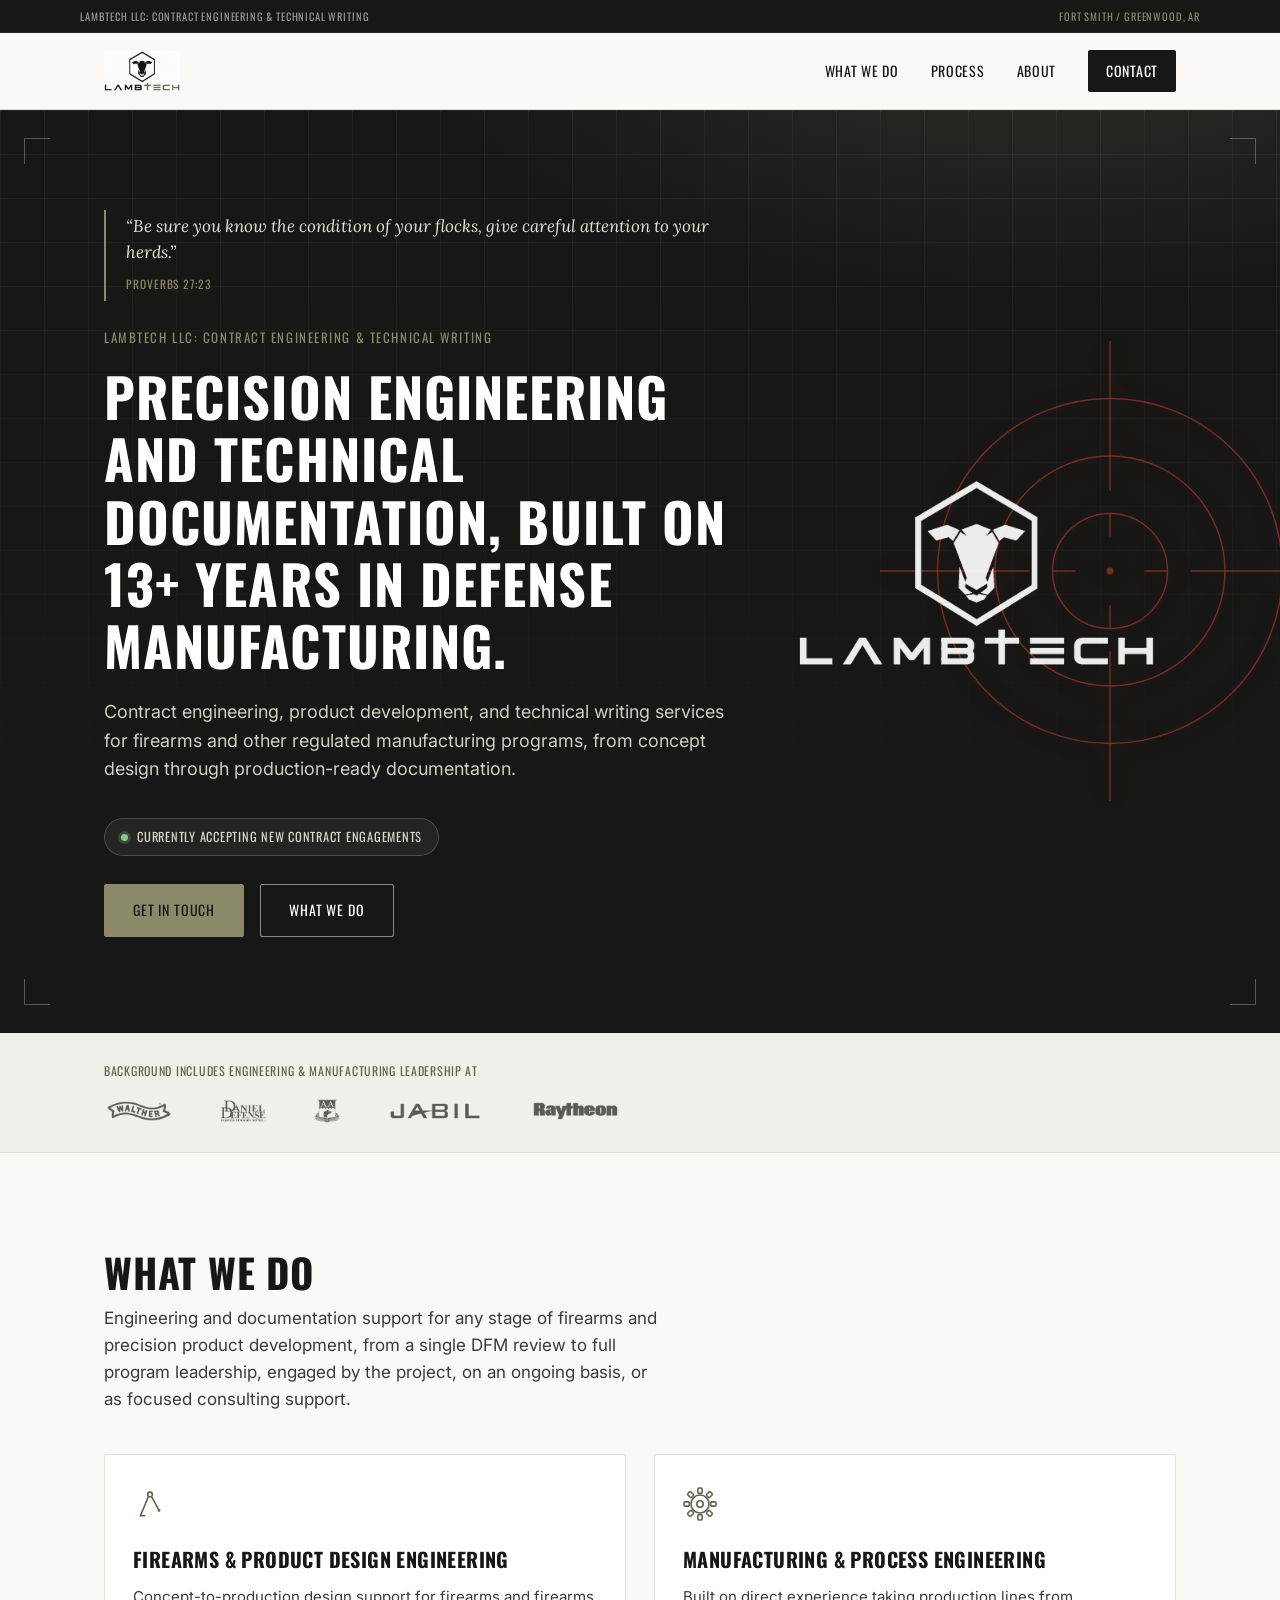
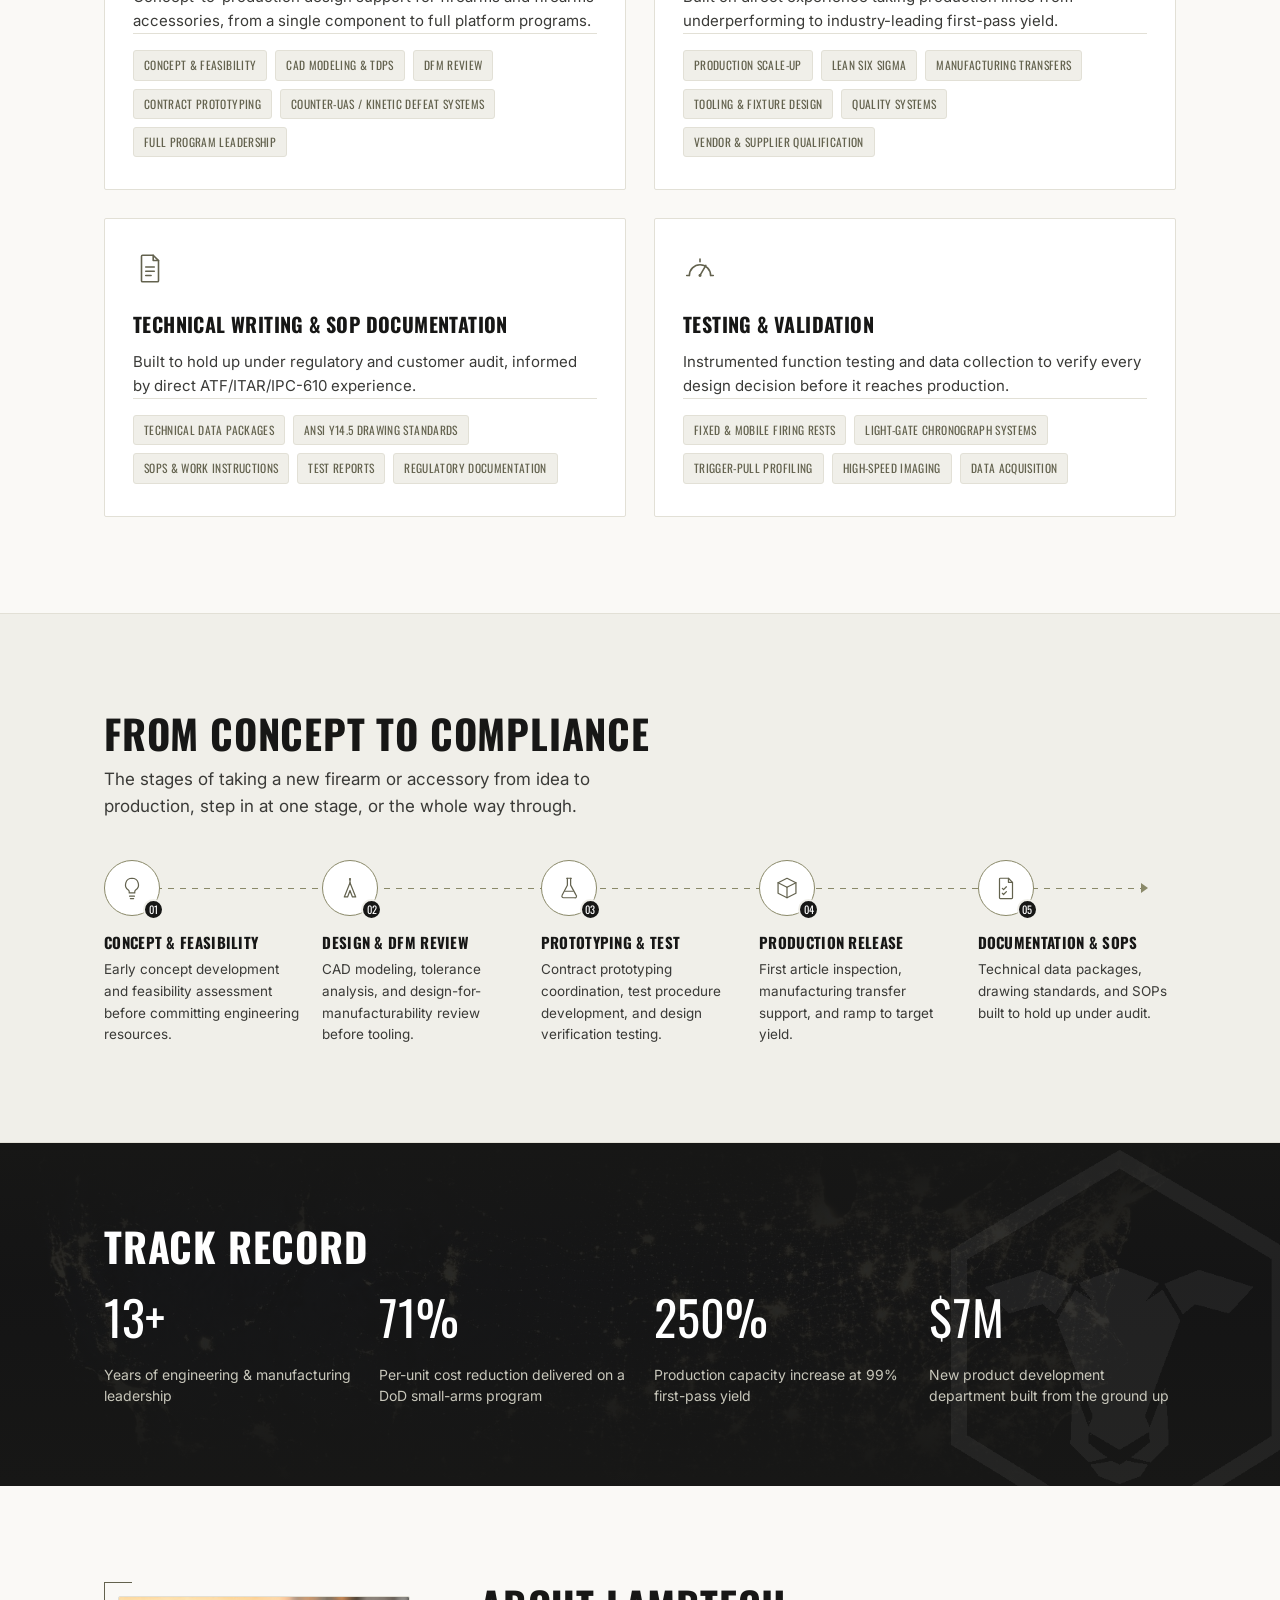
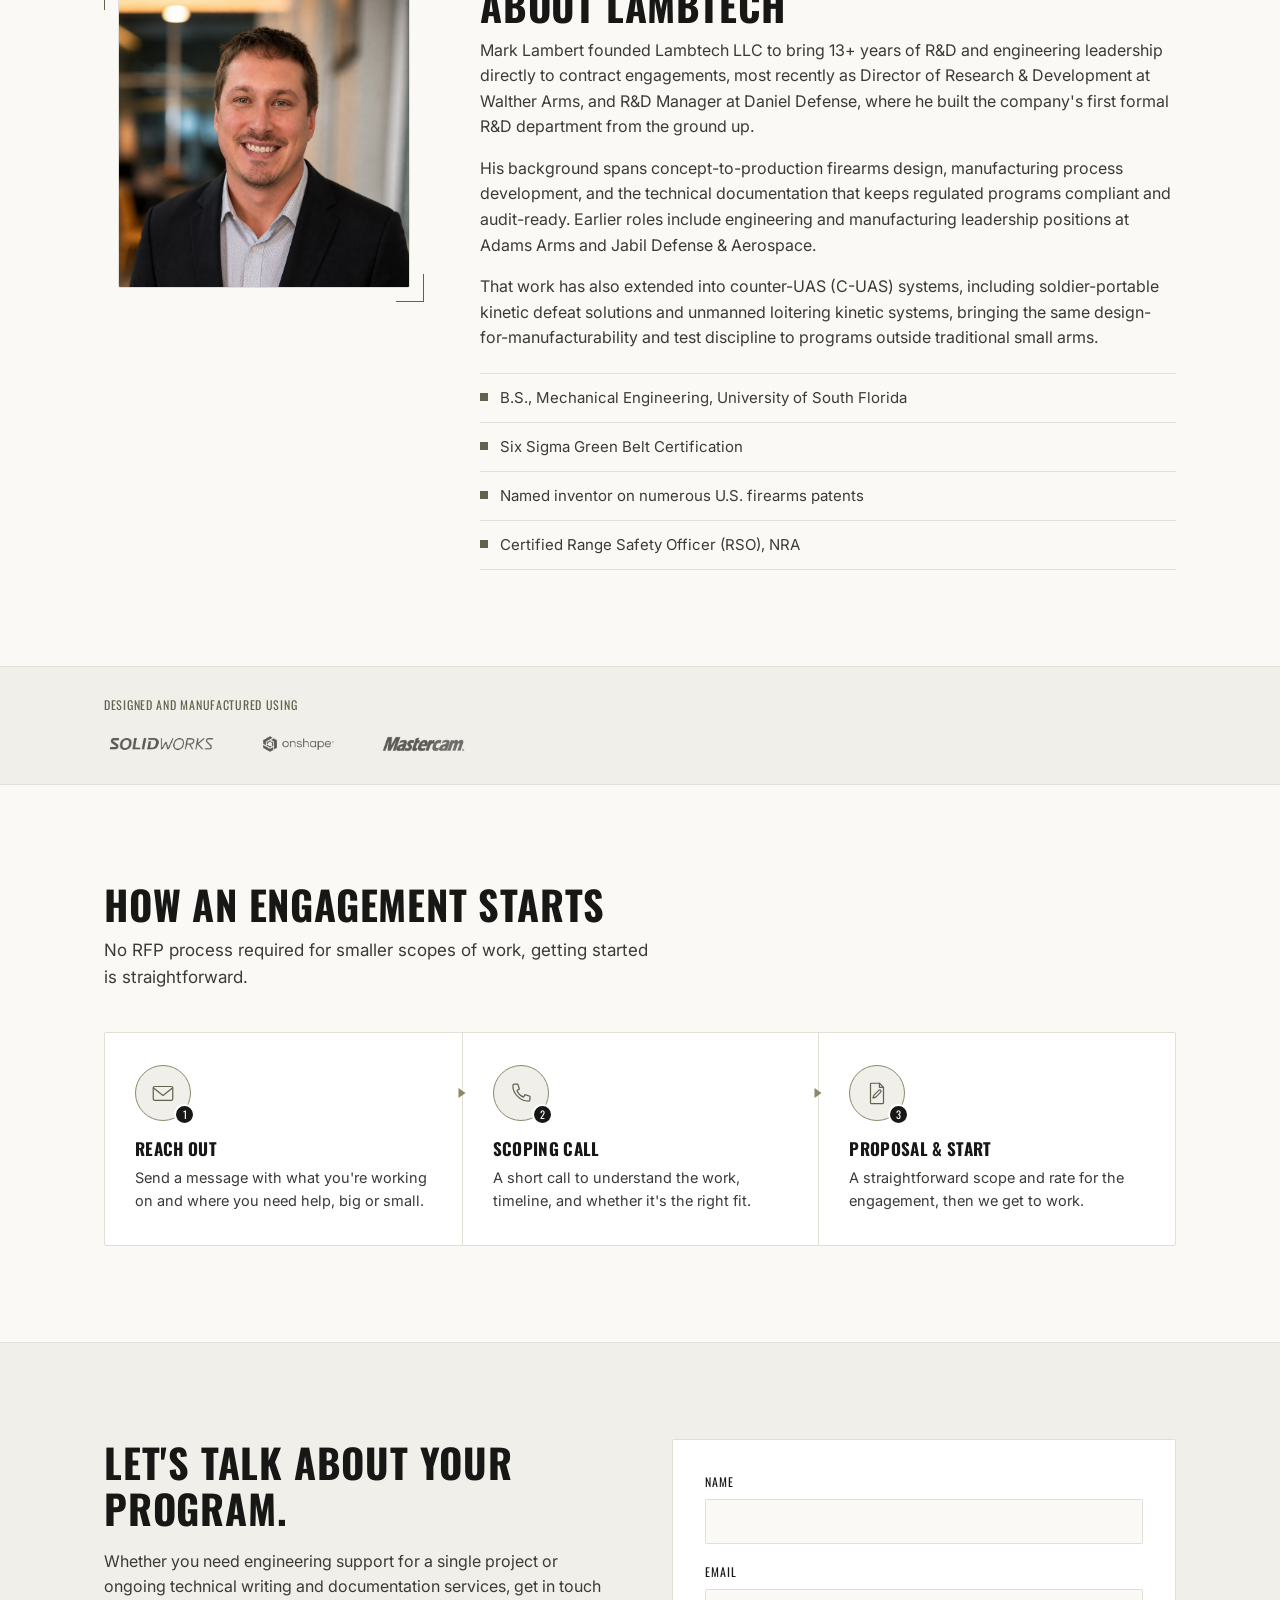
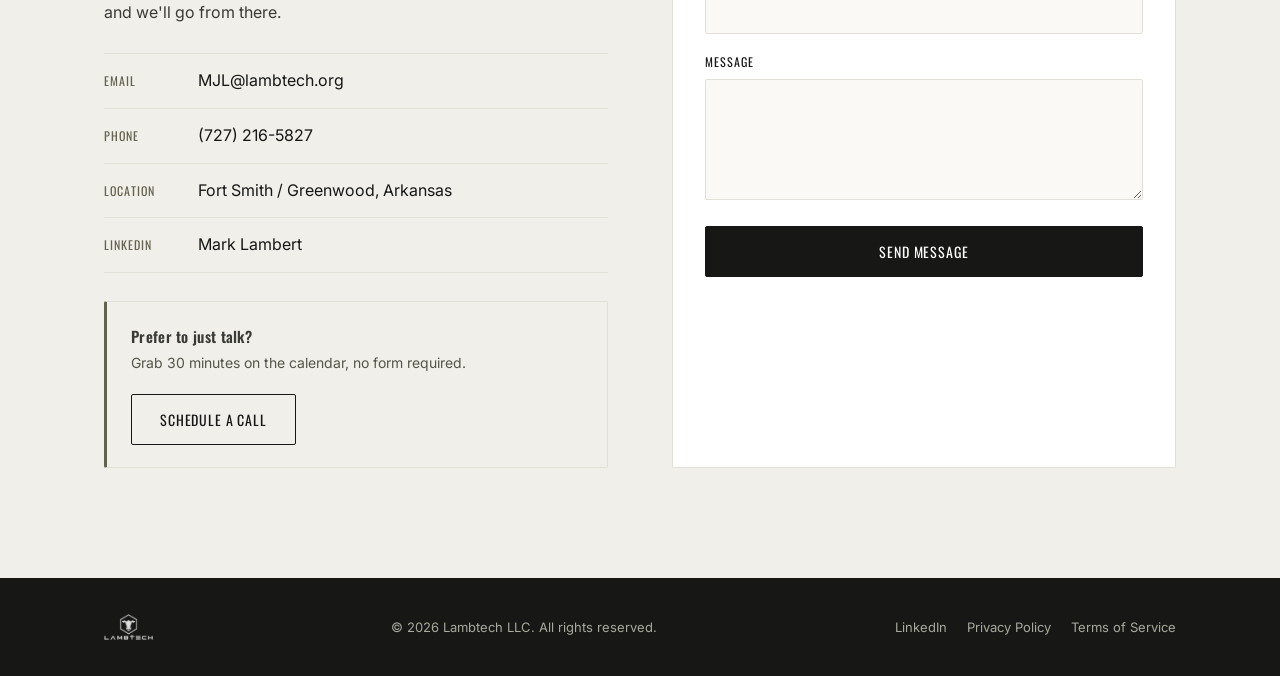
<file: index.html>
<!DOCTYPE html>
<html lang="en">
<head>
<meta charset="UTF-8">
<meta name="viewport" content="width=device-width, initial-scale=1.0">
<title>Lambtech LLC | Firearms Engineering &amp; Technical Documentation</title>
<meta name="description" content="Lambtech LLC provides contract engineering, product development, and technical writing services for firearms and other regulated manufacturing programs.">

<meta property="og:type" content="website">
<meta property="og:site_name" content="Lambtech LLC">
<meta property="og:title" content="Lambtech LLC | Firearms Engineering &amp; Technical Documentation">
<meta property="og:description" content="Contract engineering, product development, and technical writing services for firearms and other regulated manufacturing programs, from concept design through production-ready documentation.">
<meta property="og:url" content="https://lambtech.org/">
<meta property="og:image" content="https://lambtech.org/assets/img/og-image.jpg">
<meta property="og:image:width" content="1200">
<meta property="og:image:height" content="630">
<meta name="twitter:card" content="summary_large_image">
<meta name="twitter:title" content="Lambtech LLC | Firearms Engineering &amp; Technical Documentation">
<meta name="twitter:description" content="Contract engineering, product development, and technical writing services for firearms and other regulated manufacturing programs.">
<meta name="twitter:image" content="https://lambtech.org/assets/img/og-image.jpg">

<link rel="icon" type="image/png" sizes="32x32" href="assets/img/favicon-32.png">
<link rel="icon" type="image/png" sizes="192x192" href="assets/img/favicon-192.png">
<link rel="apple-touch-icon" href="assets/img/apple-touch-icon.png">

<link rel="preconnect" href="https://fonts.googleapis.com">
<link rel="preconnect" href="https://fonts.gstatic.com" crossorigin>
<link href="https://fonts.googleapis.com/css2?family=Oswald:wght@500;600;700&family=Inter:wght@400;500;600;700&family=Lora:ital,wght@1,500&display=swap" rel="stylesheet">

<link rel="stylesheet" href="assets/css/style.css">
<link href="https://assets.calendly.com/assets/external/widget.css" rel="stylesheet">
<script src="https://assets.calendly.com/assets/external/widget.js" async></script>
</head>
<body>

<div class="utility-bar">
  <div class="container utility-bar-inner">
    <span>LAMBTECH LLC: CONTRACT ENGINEERING &amp; TECHNICAL WRITING</span>
    <span>FORT SMITH / GREENWOOD, AR</span>
  </div>
</div>

<header class="site-header">
  <div class="container header-inner">
    <a href="#top" class="brand">
      <img src="assets/img/logo.png" alt="Lambtech LLC" class="brand-logo">
    </a>
    <button class="nav-toggle" id="navToggle" aria-label="Toggle menu" aria-expanded="false">
      <span></span><span></span><span></span>
    </button>
    <nav class="site-nav" id="siteNav">
      <a href="#services">What We Do</a>
      <a href="#process">Process</a>
      <a href="#about">About</a>
      <a href="#contact" class="nav-cta">Contact</a>
    </nav>
  </div>
</header>

<main id="top">

  <section class="hero">
    <span class="hero-corner tl" aria-hidden="true"></span>
    <span class="hero-corner tr" aria-hidden="true"></span>
    <span class="hero-corner bl" aria-hidden="true"></span>
    <span class="hero-corner br" aria-hidden="true"></span>
    <svg class="hero-reticle" viewBox="0 0 400 400" aria-hidden="true">
      <circle cx="200" cy="200" r="150" fill="none" stroke="currentColor" stroke-width="1.25"/>
      <circle cx="200" cy="200" r="100" fill="none" stroke="currentColor" stroke-width="1.25"/>
      <circle cx="200" cy="200" r="50" fill="none" stroke="currentColor" stroke-width="1.25"/>
      <circle cx="200" cy="200" r="3" fill="currentColor" stroke="none"/>
      <line x1="200" y1="0" x2="200" y2="130" stroke="currentColor" stroke-width="1.25"/>
      <line x1="200" y1="270" x2="200" y2="400" stroke="currentColor" stroke-width="1.25"/>
      <line x1="0" y1="200" x2="130" y2="200" stroke="currentColor" stroke-width="1.25"/>
      <line x1="270" y1="200" x2="400" y2="200" stroke="currentColor" stroke-width="1.25"/>
      <line x1="150" y1="200" x2="170" y2="200" stroke="currentColor" stroke-width="1.25"/>
      <line x1="230" y1="200" x2="250" y2="200" stroke="currentColor" stroke-width="1.25"/>
      <line x1="200" y1="150" x2="200" y2="170" stroke="currentColor" stroke-width="1.25"/>
      <line x1="200" y1="230" x2="200" y2="250" stroke="currentColor" stroke-width="1.25"/>
    </svg>
    <div class="container hero-inner">
      <div class="hero-text">
        <blockquote class="hero-verse">
          <p>&ldquo;Be sure you know the condition of your flocks, give careful attention to your herds.&rdquo;</p>
          <cite>Proverbs 27:23</cite>
        </blockquote>
        <p class="eyebrow">Lambtech LLC: Contract Engineering &amp; Technical Writing</p>
        <h1>Precision engineering and technical documentation, built on 13+ years in defense manufacturing.</h1>
        <p class="hero-sub">Contract engineering, product development, and technical writing services for firearms and other regulated manufacturing programs, from concept design through production-ready documentation.</p>
        <p class="availability"><span class="availability-dot" aria-hidden="true"></span>Currently accepting new contract engagements</p>
        <div class="hero-actions">
          <a href="#contact" class="btn btn-primary">Get in Touch</a>
          <a href="#services" class="btn btn-outline">What We Do</a>
        </div>
      </div>
      <div class="hero-logo" aria-hidden="true">
        <img src="assets/img/logo-transparent.png" alt="">
      </div>
    </div>
  </section>

  <section class="experience-bar">
    <div class="container experience-inner">
      <p class="experience-label">Background includes engineering &amp; manufacturing leadership at</p>
      <div class="experience-names">
        <img src="assets/img/experience/walther-arms.png" alt="Walther Arms">
        <img src="assets/img/experience/daniel-defense.png" alt="Daniel Defense">
        <img src="assets/img/experience/adams-arms.png" alt="Adams Arms">
        <img src="assets/img/experience/jabil.png" alt="Jabil Defense &amp; Aerospace">
        <img src="assets/img/experience/raytheon.png" alt="Raytheon">
      </div>
    </div>
  </section>

  <section id="services" class="services">
    <div class="container">
      <h2 class="section-title">What We Do</h2>
      <p class="section-sub">Engineering and documentation support for any stage of firearms and precision product development, from a single DFM review to full program leadership, engaged by the project, on an ongoing basis, or as focused consulting support.</p>

      <div class="service-grid">
        <article class="service-card">
          <svg class="service-icon" viewBox="0 0 32 32" fill="none" stroke="currentColor" stroke-width="1.5" stroke-linecap="round" stroke-linejoin="round" aria-hidden="true">
            <circle cx="16" cy="7" r="2.2"/>
            <path d="M14.5 9 7 27"/>
            <path d="M17.5 9 24.5 22"/>
            <path d="M7 27h4"/>
            <circle cx="24.5" cy="22" r="1.3" fill="currentColor" stroke="none"/>
          </svg>
          <h3>Firearms &amp; Product Design Engineering</h3>
          <p>Concept-to-production design support for firearms and firearms accessories, from a single component to full platform programs.</p>
          <ul class="tag-list">
            <li>Concept &amp; Feasibility</li>
            <li>CAD Modeling &amp; TDPs</li>
            <li>DFM Review</li>
            <li>Contract Prototyping</li>
            <li>Counter-UAS / Kinetic Defeat Systems</li>
            <li>Full Program Leadership</li>
          </ul>
        </article>

        <article class="service-card">
          <svg class="service-icon" viewBox="0 0 32 32" fill="none" stroke="currentColor" stroke-width="1.5" stroke-linecap="round" stroke-linejoin="round" aria-hidden="true">
            <circle cx="16" cy="16" r="8.5"/>
            <circle cx="16" cy="16" r="3"/>
            <rect x="14" y="1" width="4" height="5" rx="1"/>
            <rect x="14" y="1" width="4" height="5" rx="1" transform="rotate(45 16 16)"/>
            <rect x="14" y="1" width="4" height="5" rx="1" transform="rotate(90 16 16)"/>
            <rect x="14" y="1" width="4" height="5" rx="1" transform="rotate(135 16 16)"/>
            <rect x="14" y="1" width="4" height="5" rx="1" transform="rotate(180 16 16)"/>
            <rect x="14" y="1" width="4" height="5" rx="1" transform="rotate(225 16 16)"/>
            <rect x="14" y="1" width="4" height="5" rx="1" transform="rotate(270 16 16)"/>
            <rect x="14" y="1" width="4" height="5" rx="1" transform="rotate(315 16 16)"/>
          </svg>
          <h3>Manufacturing &amp; Process Engineering</h3>
          <p>Built on direct experience taking production lines from underperforming to industry-leading first-pass yield.</p>
          <ul class="tag-list">
            <li>Production Scale-Up</li>
            <li>Lean Six Sigma</li>
            <li>Manufacturing Transfers</li>
            <li>Tooling &amp; Fixture Design</li>
            <li>Quality Systems</li>
            <li>Vendor &amp; Supplier Qualification</li>
          </ul>
        </article>

        <article class="service-card">
          <svg class="service-icon" viewBox="0 0 32 32" fill="none" stroke="currentColor" stroke-width="1.5" stroke-linecap="round" stroke-linejoin="round" aria-hidden="true">
            <path d="M9 4h10l5 5v19a1 1 0 0 1-1 1H9a1 1 0 0 1-1-1V5a1 1 0 0 1 1-1z"/>
            <path d="M19 4v5h5"/>
            <path d="M12 15h8"/>
            <path d="M12 19h8"/>
            <path d="M12 23h5"/>
          </svg>
          <h3>Technical Writing &amp; SOP Documentation</h3>
          <p>Built to hold up under regulatory and customer audit, informed by direct ATF/ITAR/IPC-610 experience.</p>
          <ul class="tag-list">
            <li>Technical Data Packages</li>
            <li>ANSI Y14.5 Drawing Standards</li>
            <li>SOPs &amp; Work Instructions</li>
            <li>Test Reports</li>
            <li>Regulatory Documentation</li>
          </ul>
        </article>

        <article class="service-card">
          <svg class="service-icon" viewBox="0 0 32 32" fill="none" stroke="currentColor" stroke-width="1.5" stroke-linecap="round" stroke-linejoin="round" aria-hidden="true">
            <path d="M6 23a10 10 0 1 1 20 0"/>
            <path d="M16 23 21.5 13.5"/>
            <circle cx="16" cy="23" r="1.4" fill="currentColor" stroke="none"/>
            <path d="M3.5 23h2.5M26 23h2.5M16 7.5v2.5"/>
          </svg>
          <h3>Testing &amp; Validation</h3>
          <p>Instrumented function testing and data collection to verify every design decision before it reaches production.</p>
          <ul class="tag-list">
            <li>Fixed &amp; Mobile Firing Rests</li>
            <li>Light-Gate Chronograph Systems</li>
            <li>Trigger-Pull Profiling</li>
            <li>High-Speed Imaging</li>
            <li>Data Acquisition</li>
          </ul>
        </article>
      </div>
    </div>
  </section>

  <section id="process" class="process">
    <div class="container">
      <h2 class="section-title">From Concept to Compliance</h2>
      <p class="section-sub">The stages of taking a new firearm or accessory from idea to production, step in at one stage, or the whole way through.</p>
      <div class="process-steps">
        <div class="process-step">
          <div class="process-icon-wrap">
            <div class="process-icon-circle">
              <svg viewBox="0 0 32 32" fill="none" stroke="currentColor" stroke-width="1.5" stroke-linecap="round" stroke-linejoin="round" aria-hidden="true">
                <path d="M16 4a8 8 0 0 0-4.5 14.6c.7.5 1.1 1.3 1.1 2.2V22h6.8v-1.2c0-.9.4-1.7 1.1-2.2A8 8 0 0 0 16 4z"/>
                <path d="M13 26h6"/>
                <path d="M14 29h4"/>
              </svg>
            </div>
            <span class="step-badge">01</span>
          </div>
          <h3>Concept &amp; Feasibility</h3>
          <p>Early concept development and feasibility assessment before committing engineering resources.</p>
        </div>
        <div class="process-step">
          <div class="process-icon-wrap">
            <div class="process-icon-circle">
              <svg viewBox="0 0 32 32" fill="none" stroke="currentColor" stroke-width="1.5" stroke-linecap="round" stroke-linejoin="round" aria-hidden="true">
                <circle cx="16" cy="5" r="1.4" fill="currentColor" stroke="none"/>
                <path d="M16 6.5v3"/>
                <path d="M16 9.5 9 27h4l3-8 3 8h4L16 9.5z"/>
              </svg>
            </div>
            <span class="step-badge">02</span>
          </div>
          <h3>Design &amp; DFM Review</h3>
          <p>CAD modeling, tolerance analysis, and design-for-manufacturability review before tooling.</p>
        </div>
        <div class="process-step">
          <div class="process-icon-wrap">
            <div class="process-icon-circle">
              <svg viewBox="0 0 32 32" fill="none" stroke="currentColor" stroke-width="1.5" stroke-linecap="round" stroke-linejoin="round" aria-hidden="true">
                <path d="M13 4h6"/>
                <path d="M14 4v8.5L7.5 25A2 2 0 0 0 9.3 28h13.4a2 2 0 0 0 1.8-3.5L18 12.5V4"/>
                <path d="M11 20h10"/>
              </svg>
            </div>
            <span class="step-badge">03</span>
          </div>
          <h3>Prototyping &amp; Test</h3>
          <p>Contract prototyping coordination, test procedure development, and design verification testing.</p>
        </div>
        <div class="process-step">
          <div class="process-icon-wrap">
            <div class="process-icon-circle">
              <svg viewBox="0 0 32 32" fill="none" stroke="currentColor" stroke-width="1.5" stroke-linecap="round" stroke-linejoin="round" aria-hidden="true">
                <path d="M16 4 27 9.5v13L16 28 5 22.5v-13L16 4z"/>
                <path d="M5 9.5 16 15l11-5.5"/>
                <path d="M16 15v13"/>
              </svg>
            </div>
            <span class="step-badge">04</span>
          </div>
          <h3>Production Release</h3>
          <p>First article inspection, manufacturing transfer support, and ramp to target yield.</p>
        </div>
        <div class="process-step">
          <div class="process-icon-wrap">
            <div class="process-icon-circle">
              <svg viewBox="0 0 32 32" fill="none" stroke="currentColor" stroke-width="1.5" stroke-linecap="round" stroke-linejoin="round" aria-hidden="true">
                <path d="M9 4h10l5 5v19a1 1 0 0 1-1 1H9a1 1 0 0 1-1-1V5a1 1 0 0 1 1-1z"/>
                <path d="M19 4v5h5"/>
                <path d="m11.5 16.5 1.5 1.5 3.5-3.5"/>
                <path d="m11.5 22.5 1.5 1.5 3.5-3.5"/>
              </svg>
            </div>
            <span class="step-badge">05</span>
          </div>
          <h3>Documentation &amp; SOPs</h3>
          <p>Technical data packages, drawing standards, and SOPs built to hold up under audit.</p>
        </div>
      </div>
    </div>
  </section>

  <section id="track-record" class="track-record">
    <img src="assets/img/mark-white.png" alt="" class="track-record-mark" aria-hidden="true">
    <div class="container">
      <h2 class="section-title light">Track Record</h2>
      <div class="stat-grid">
        <div class="stat">
          <div class="stat-number">13+</div>
          <div class="stat-label">Years of engineering &amp; manufacturing leadership</div>
        </div>
        <div class="stat">
          <div class="stat-number">71%</div>
          <div class="stat-label">Per-unit cost reduction delivered on a DoD small-arms program</div>
        </div>
        <div class="stat">
          <div class="stat-number">250%</div>
          <div class="stat-label">Production capacity increase at 99% first-pass yield</div>
        </div>
        <div class="stat">
          <div class="stat-number">$7M</div>
          <div class="stat-label">New product development department built from the ground up</div>
        </div>
      </div>
    </div>
  </section>

  <section id="about" class="about">
    <div class="container about-inner">
      <div class="about-photo">
        <span class="frame-corner tl" aria-hidden="true"></span>
        <span class="frame-corner br" aria-hidden="true"></span>
        <img src="assets/img/headshot.jpg" alt="Mark Lambert, Founder of Lambtech LLC">
      </div>
      <div class="about-copy">
        <h2 class="section-title">About Lambtech</h2>
        <p>Mark Lambert founded Lambtech LLC to bring 13+ years of R&amp;D and engineering leadership directly to contract engagements, most recently as Director of Research &amp; Development at Walther Arms, and R&amp;D Manager at Daniel Defense, where he built the company's first formal R&amp;D department from the ground up.</p>
        <p>His background spans concept-to-production firearms design, manufacturing process development, and the technical documentation that keeps regulated programs compliant and audit-ready. Earlier roles include engineering and manufacturing leadership positions at Adams Arms and Jabil Defense &amp; Aerospace.</p>
        <p>That work has also extended into counter-UAS (C-UAS) systems, including soldier-portable kinetic defeat solutions and unmanned loitering kinetic systems, bringing the same design-for-manufacturability and test discipline to programs outside traditional small arms.</p>
        <ul class="credentials">
          <li>B.S., Mechanical Engineering, University of South Florida</li>
          <li>Six Sigma Green Belt Certification</li>
          <li>Named inventor on numerous U.S. firearms patents</li>
          <li>Certified Range Safety Officer (RSO), NRA</li>
        </ul>
      </div>
    </div>
  </section>

  <section class="tools-bar">
    <div class="container tools-inner">
      <p class="tools-label">Designed and manufactured using</p>
      <div class="tools-names">
        <img src="assets/img/tools/solidworks.png" alt="SolidWorks">
        <img src="assets/img/tools/onshape.png" alt="Onshape">
        <img src="assets/img/tools/mastercam.png" alt="Mastercam">
      </div>
    </div>
  </section>

  <section class="start">
    <div class="container">
      <h2 class="section-title">How an Engagement Starts</h2>
      <p class="section-sub">No RFP process required for smaller scopes of work, getting started is straightforward.</p>
      <div class="start-panel">
      <div class="start-steps">
        <div class="start-step">
          <div class="start-icon-wrap">
            <div class="start-icon-circle">
              <svg viewBox="0 0 32 32" fill="none" stroke="currentColor" stroke-width="1.5" stroke-linecap="round" stroke-linejoin="round" aria-hidden="true">
                <rect x="4" y="8" width="24" height="17" rx="2"/>
                <path d="M4 9.5 16 19 28 9.5"/>
              </svg>
            </div>
            <span class="step-badge">1</span>
          </div>
          <h3>Reach Out</h3>
          <p>Send a message with what you're working on and where you need help, big or small.</p>
        </div>
        <div class="start-step">
          <div class="start-icon-wrap">
            <div class="start-icon-circle">
              <svg viewBox="0 0 32 32" fill="none" stroke="currentColor" stroke-width="1.5" stroke-linecap="round" stroke-linejoin="round" aria-hidden="true">
                <path d="M8 5h4l2 6-3 2a14 14 0 0 0 8 8l2-3 6 2v4a2 2 0 0 1-2 2C15.2 26 6 16.8 6 7a2 2 0 0 1 2-2z"/>
              </svg>
            </div>
            <span class="step-badge">2</span>
          </div>
          <h3>Scoping Call</h3>
          <p>A short call to understand the work, timeline, and whether it's the right fit.</p>
        </div>
        <div class="start-step">
          <div class="start-icon-wrap">
            <div class="start-icon-circle">
              <svg viewBox="0 0 32 32" fill="none" stroke="currentColor" stroke-width="1.5" stroke-linecap="round" stroke-linejoin="round" aria-hidden="true">
                <path d="M9 4h10l5 5v19a1 1 0 0 1-1 1H9a1 1 0 0 1-1-1V5a1 1 0 0 1 1-1z"/>
                <path d="M19 4v5h5"/>
                <path d="m12 22 2.5-1 6-6a1.6 1.6 0 0 0-2.3-2.3l-6 6L11 22z"/>
              </svg>
            </div>
            <span class="step-badge">3</span>
          </div>
          <h3>Proposal &amp; Start</h3>
          <p>A straightforward scope and rate for the engagement, then we get to work.</p>
        </div>
      </div>
      </div>
    </div>
  </section>

  <section id="contact" class="contact">
    <div class="container contact-inner">
      <div class="contact-intro">
        <h2 class="section-title">Let's talk about your program.</h2>
        <p>Whether you need engineering support for a single project or ongoing technical writing and documentation services, get in touch and we'll go from there.</p>
        <ul class="contact-details">
          <li><span>Email</span><a href="mailto:MJL@lambtech.org">MJL@lambtech.org</a></li>
          <li><span>Phone</span><a href="tel:+17272165827">(727) 216-5827</a></li>
          <li><span>Location</span>Fort Smith / Greenwood, Arkansas</li>
          <li><span>LinkedIn</span><a href="https://www.linkedin.com/in/mark-lambert-875b1350/" target="_blank" rel="noopener">Mark Lambert</a></li>
        </ul>

        <div class="book-call">
          <div class="book-call-text">
            <p class="book-call-title">Prefer to just talk?</p>
            <p class="book-call-sub">Grab 30 minutes on the calendar, no form required.</p>
          </div>
          <button type="button" class="btn btn-outline" onclick="Calendly.initPopupWidget({url: 'https://calendly.com/mjl-lambtech/30min'});return false;">Schedule a Call</button>
        </div>
      </div>

      <form id="contactForm" class="contact-form">
        <input type="hidden" name="access_key" value="5e6e4b20-2ebd-45dd-a1cf-1c39e78865b8">
        <input type="hidden" name="subject" value="New inquiry from lambtech.org">
        <input type="checkbox" name="botcheck" style="display:none" tabindex="-1" autocomplete="off">

        <label for="name">Name</label>
        <input type="text" id="name" name="name" required>

        <label for="email">Email</label>
        <input type="email" id="email" name="email" required>

        <label for="message">Message</label>
        <textarea id="message" name="message" rows="5" required></textarea>

        <button type="submit" class="btn btn-primary" id="submitBtn">Send Message</button>
        <p class="form-status" id="formStatus" role="status"></p>
      </form>
    </div>
  </section>

</main>

<footer class="site-footer">
  <div class="container footer-inner">
    <img src="assets/img/logo-transparent.png" alt="Lambtech LLC" class="footer-logo">
    <p>&copy; <span id="year"></span> Lambtech LLC. All rights reserved.</p>
    <nav class="footer-links">
      <a href="https://www.linkedin.com/in/mark-lambert-875b1350/" target="_blank" rel="noopener">LinkedIn</a>
      <a href="privacy.html">Privacy Policy</a>
      <a href="terms.html">Terms of Service</a>
    </nav>
  </div>
</footer>

<script src="assets/js/script.js"></script>

<!-- Cloudflare Web Analytics -->
<script type="module" src="https://static.cloudflareinsights.com/beacon.min.js" data-cf-beacon='{"token": "faa8e1eb00334723875b48c51645bb1b"}'></script>
<!-- End Cloudflare Web Analytics -->
</body>
</html>
</file>
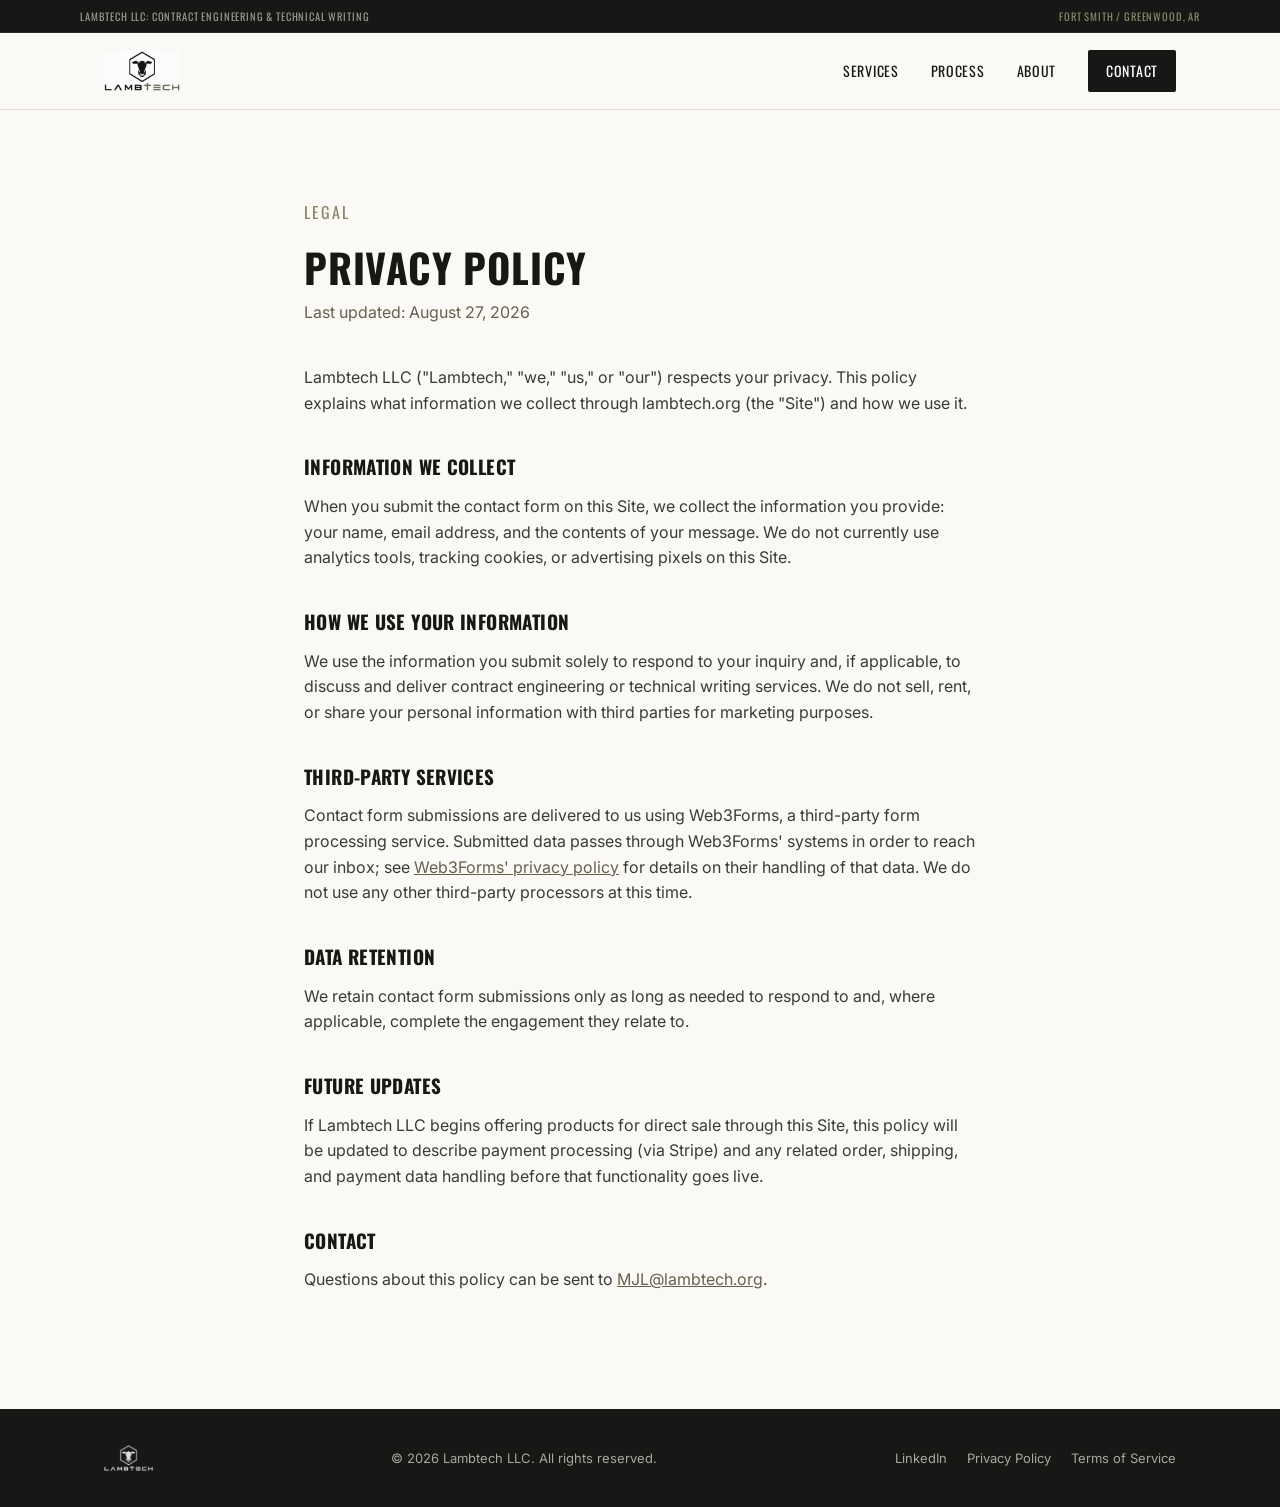
<file: privacy.html>
<!DOCTYPE html>
<html lang="en">
<head>
<meta charset="UTF-8">
<meta name="viewport" content="width=device-width, initial-scale=1.0">
<title>Privacy Policy | Lambtech LLC</title>
<meta name="description" content="Privacy Policy for Lambtech LLC.">
<meta name="robots" content="noindex">

<link rel="icon" type="image/png" sizes="32x32" href="assets/img/favicon-32.png">
<link rel="icon" type="image/png" sizes="192x192" href="assets/img/favicon-192.png">
<link rel="apple-touch-icon" href="assets/img/apple-touch-icon.png">

<link rel="preconnect" href="https://fonts.googleapis.com">
<link rel="preconnect" href="https://fonts.gstatic.com" crossorigin>
<link href="https://fonts.googleapis.com/css2?family=Oswald:wght@500;600;700&family=Inter:wght@400;500;600;700&display=swap" rel="stylesheet">

<link rel="stylesheet" href="assets/css/style.css">
</head>
<body>

<div class="utility-bar">
  <div class="container utility-bar-inner">
    <span>LAMBTECH LLC: CONTRACT ENGINEERING &amp; TECHNICAL WRITING</span>
    <span>FORT SMITH / GREENWOOD, AR</span>
  </div>
</div>

<header class="site-header">
  <div class="container header-inner">
    <a href="index.html" class="brand">
      <img src="assets/img/logo.png" alt="Lambtech LLC" class="brand-logo">
    </a>
    <nav class="site-nav" id="siteNav">
      <a href="index.html#services">Services</a>
      <a href="index.html#process">Process</a>
      <a href="index.html#about">About</a>
      <a href="index.html#contact" class="nav-cta">Contact</a>
    </nav>
  </div>
</header>

<main>
  <section class="legal">
    <div class="container legal-inner">
      <p class="eyebrow">Legal</p>
      <h1 class="section-title">Privacy Policy</h1>
      <p class="legal-updated">Last updated: August 27, 2026</p>

      <p>Lambtech LLC ("Lambtech," "we," "us," or "our") respects your privacy. This policy explains what information we collect through lambtech.org (the "Site") and how we use it.</p>

      <h2>Information We Collect</h2>
      <p>When you submit the contact form on this Site, we collect the information you provide: your name, email address, and the contents of your message. We do not currently use analytics tools, tracking cookies, or advertising pixels on this Site.</p>

      <h2>How We Use Your Information</h2>
      <p>We use the information you submit solely to respond to your inquiry and, if applicable, to discuss and deliver contract engineering or technical writing services. We do not sell, rent, or share your personal information with third parties for marketing purposes.</p>

      <h2>Third-Party Services</h2>
      <p>Contact form submissions are delivered to us using Web3Forms, a third-party form processing service. Submitted data passes through Web3Forms' systems in order to reach our inbox; see <a href="https://web3forms.com/privacy" target="_blank" rel="noopener">Web3Forms' privacy policy</a> for details on their handling of that data. We do not use any other third-party processors at this time.</p>

      <h2>Data Retention</h2>
      <p>We retain contact form submissions only as long as needed to respond to and, where applicable, complete the engagement they relate to.</p>

      <h2>Future Updates</h2>
      <p>If Lambtech LLC begins offering products for direct sale through this Site, this policy will be updated to describe payment processing (via Stripe) and any related order, shipping, and payment data handling before that functionality goes live.</p>

      <h2>Contact</h2>
      <p>Questions about this policy can be sent to <a href="mailto:MJL@lambtech.org">MJL@lambtech.org</a>.</p>
    </div>
  </section>
</main>

<footer class="site-footer">
  <div class="container footer-inner">
    <img src="assets/img/logo-transparent.png" alt="Lambtech LLC" class="footer-logo">
    <p>&copy; <span id="year"></span> Lambtech LLC. All rights reserved.</p>
    <nav class="footer-links">
      <a href="https://www.linkedin.com/in/mark-lambert-875b1350/" target="_blank" rel="noopener">LinkedIn</a>
      <a href="privacy.html">Privacy Policy</a>
      <a href="terms.html">Terms of Service</a>
    </nav>
  </div>
</footer>

<script src="assets/js/script.js"></script>

<!-- Cloudflare Web Analytics -->
<script type="module" src="https://static.cloudflareinsights.com/beacon.min.js" data-cf-beacon='{"token": "faa8e1eb00334723875b48c51645bb1b"}'></script>
<!-- End Cloudflare Web Analytics -->
</body>
</html>
</file>
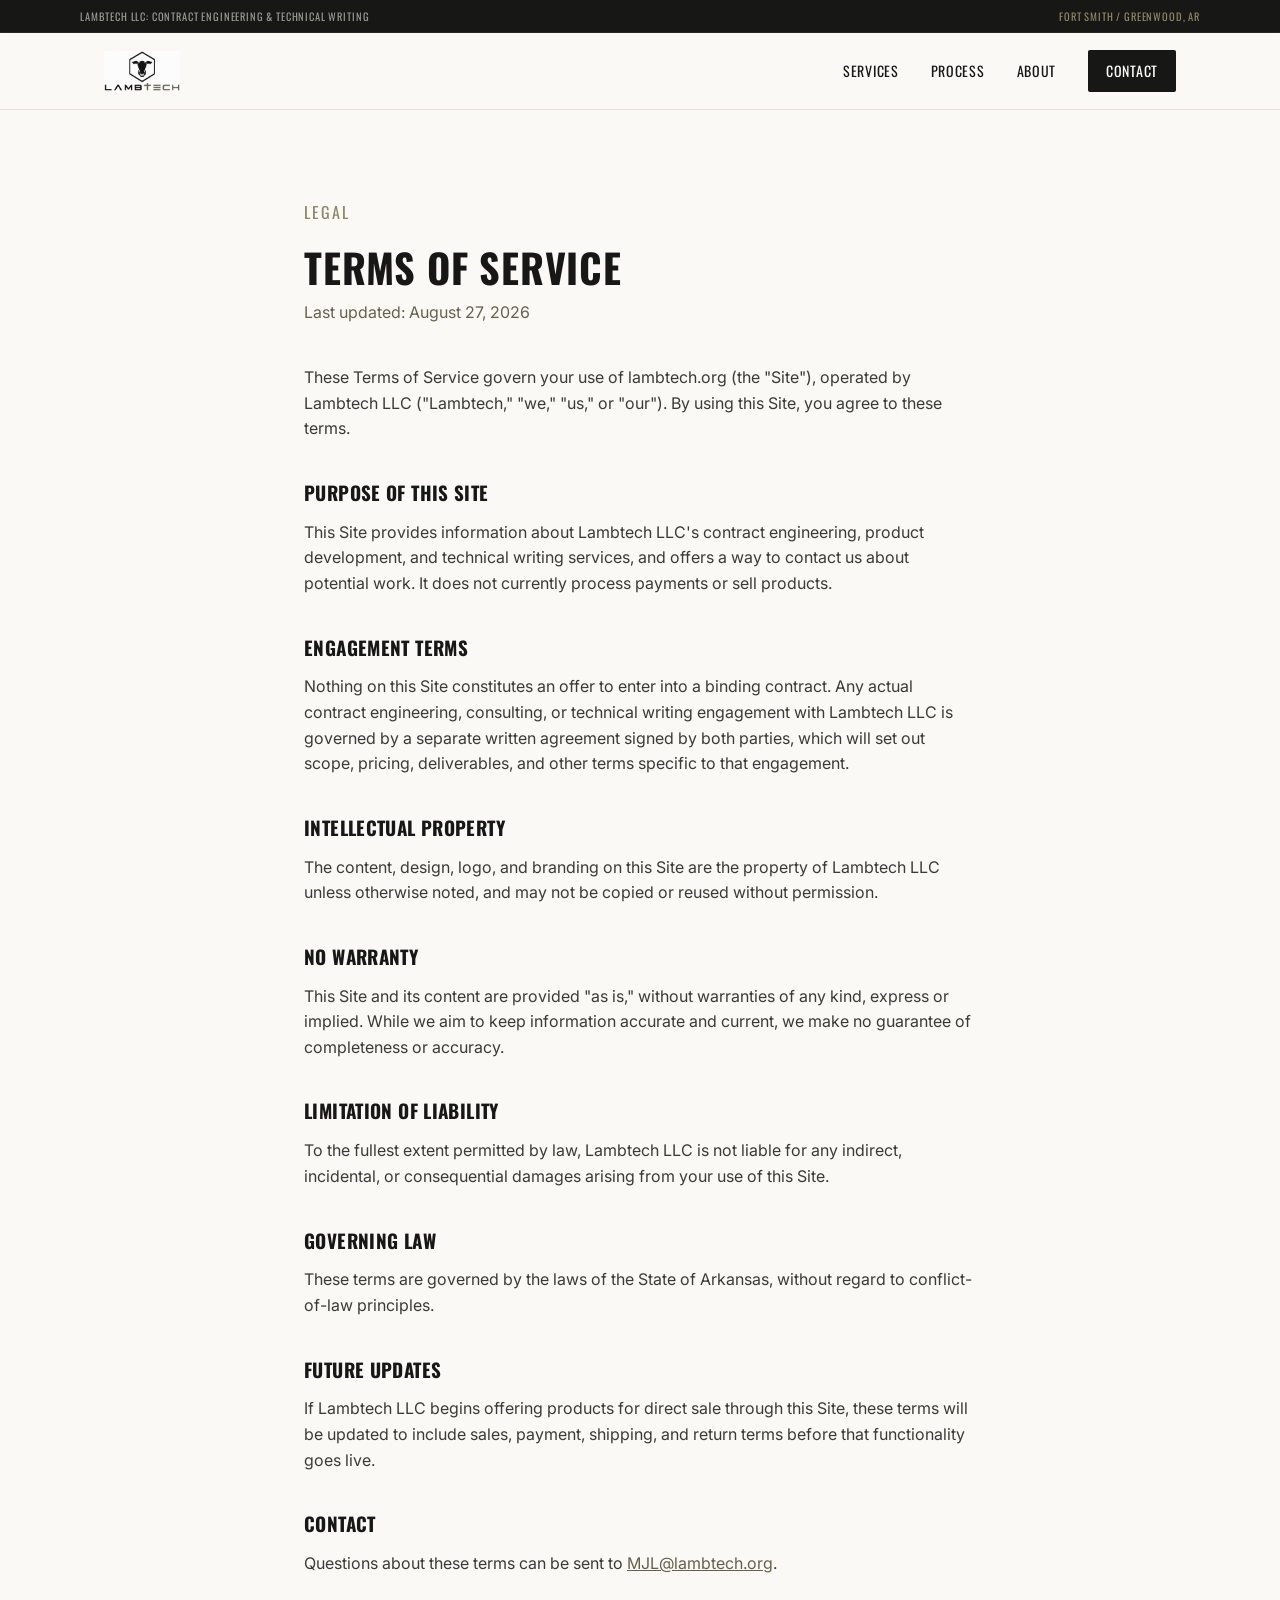
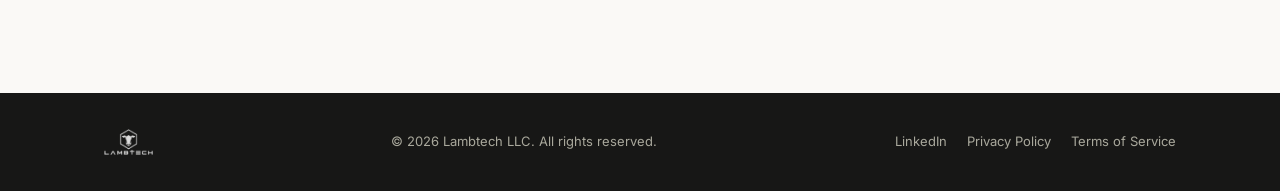
<file: terms.html>
<!DOCTYPE html>
<html lang="en">
<head>
<meta charset="UTF-8">
<meta name="viewport" content="width=device-width, initial-scale=1.0">
<title>Terms of Service | Lambtech LLC</title>
<meta name="description" content="Terms of Service for Lambtech LLC.">
<meta name="robots" content="noindex">

<link rel="icon" type="image/png" sizes="32x32" href="assets/img/favicon-32.png">
<link rel="icon" type="image/png" sizes="192x192" href="assets/img/favicon-192.png">
<link rel="apple-touch-icon" href="assets/img/apple-touch-icon.png">

<link rel="preconnect" href="https://fonts.googleapis.com">
<link rel="preconnect" href="https://fonts.gstatic.com" crossorigin>
<link href="https://fonts.googleapis.com/css2?family=Oswald:wght@500;600;700&family=Inter:wght@400;500;600;700&display=swap" rel="stylesheet">

<link rel="stylesheet" href="assets/css/style.css">
</head>
<body>

<div class="utility-bar">
  <div class="container utility-bar-inner">
    <span>LAMBTECH LLC: CONTRACT ENGINEERING &amp; TECHNICAL WRITING</span>
    <span>FORT SMITH / GREENWOOD, AR</span>
  </div>
</div>

<header class="site-header">
  <div class="container header-inner">
    <a href="index.html" class="brand">
      <img src="assets/img/logo.png" alt="Lambtech LLC" class="brand-logo">
    </a>
    <nav class="site-nav" id="siteNav">
      <a href="index.html#services">Services</a>
      <a href="index.html#process">Process</a>
      <a href="index.html#about">About</a>
      <a href="index.html#contact" class="nav-cta">Contact</a>
    </nav>
  </div>
</header>

<main>
  <section class="legal">
    <div class="container legal-inner">
      <p class="eyebrow">Legal</p>
      <h1 class="section-title">Terms of Service</h1>
      <p class="legal-updated">Last updated: August 27, 2026</p>

      <p>These Terms of Service govern your use of lambtech.org (the "Site"), operated by Lambtech LLC ("Lambtech," "we," "us," or "our"). By using this Site, you agree to these terms.</p>

      <h2>Purpose of This Site</h2>
      <p>This Site provides information about Lambtech LLC's contract engineering, product development, and technical writing services, and offers a way to contact us about potential work. It does not currently process payments or sell products.</p>

      <h2>Engagement Terms</h2>
      <p>Nothing on this Site constitutes an offer to enter into a binding contract. Any actual contract engineering, consulting, or technical writing engagement with Lambtech LLC is governed by a separate written agreement signed by both parties, which will set out scope, pricing, deliverables, and other terms specific to that engagement.</p>

      <h2>Intellectual Property</h2>
      <p>The content, design, logo, and branding on this Site are the property of Lambtech LLC unless otherwise noted, and may not be copied or reused without permission.</p>

      <h2>No Warranty</h2>
      <p>This Site and its content are provided "as is," without warranties of any kind, express or implied. While we aim to keep information accurate and current, we make no guarantee of completeness or accuracy.</p>

      <h2>Limitation of Liability</h2>
      <p>To the fullest extent permitted by law, Lambtech LLC is not liable for any indirect, incidental, or consequential damages arising from your use of this Site.</p>

      <h2>Governing Law</h2>
      <p>These terms are governed by the laws of the State of Arkansas, without regard to conflict-of-law principles.</p>

      <h2>Future Updates</h2>
      <p>If Lambtech LLC begins offering products for direct sale through this Site, these terms will be updated to include sales, payment, shipping, and return terms before that functionality goes live.</p>

      <h2>Contact</h2>
      <p>Questions about these terms can be sent to <a href="mailto:MJL@lambtech.org">MJL@lambtech.org</a>.</p>
    </div>
  </section>
</main>

<footer class="site-footer">
  <div class="container footer-inner">
    <img src="assets/img/logo-transparent.png" alt="Lambtech LLC" class="footer-logo">
    <p>&copy; <span id="year"></span> Lambtech LLC. All rights reserved.</p>
    <nav class="footer-links">
      <a href="https://www.linkedin.com/in/mark-lambert-875b1350/" target="_blank" rel="noopener">LinkedIn</a>
      <a href="privacy.html">Privacy Policy</a>
      <a href="terms.html">Terms of Service</a>
    </nav>
  </div>
</footer>

<script src="assets/js/script.js"></script>

<!-- Cloudflare Web Analytics -->
<script type="module" src="https://static.cloudflareinsights.com/beacon.min.js" data-cf-beacon='{"token": "faa8e1eb00334723875b48c51645bb1b"}'></script>
<!-- End Cloudflare Web Analytics -->
</body>
</html>
</file>
<file: assets/css/style.css>
:root {
  --ink: #171716;
  --ink-soft: #3a3a37;
  --olive: #63624e;
  --olive-light: #8a8969;
  --paper: #faf9f6;
  --paper-dim: #f0efe9;
  --line: #e2e0d6;
  --white: #ffffff;
  --radius: 2px;
  --font-head: 'Oswald', 'Arial Narrow', sans-serif;
  --font-body: 'Inter', -apple-system, BlinkMacSystemFont, 'Segoe UI', sans-serif;
}

* { box-sizing: border-box; }
html { scroll-behavior: smooth; }

body {
  margin: 0;
  font-family: var(--font-body);
  color: var(--ink);
  background: var(--paper);
  line-height: 1.6;
  -webkit-font-smoothing: antialiased;
}

img { max-width: 100%; display: block; }

.container {
  max-width: 1120px;
  margin: 0 auto;
  padding: 0 24px;
}

h1, h2, h3 {
  font-family: var(--font-head);
  text-transform: uppercase;
  letter-spacing: 0.02em;
  margin: 0 0 16px;
  line-height: 1.15;
}

p { margin: 0 0 16px; color: var(--ink-soft); }

a { color: inherit; text-decoration: none; }

.section-title {
  font-size: clamp(28px, 3.4vw, 40px);
  margin-bottom: 10px;
}
.section-title.light { color: var(--white); }
.section-sub {
  max-width: 560px;
  margin-bottom: 40px;
  font-size: 17px;
}

.btn {
  display: inline-block;
  padding: 14px 28px;
  font-family: var(--font-head);
  text-transform: uppercase;
  letter-spacing: 0.06em;
  font-size: 14px;
  border-radius: var(--radius);
  border: 1.5px solid transparent;
  cursor: pointer;
  transition: background 0.15s ease, color 0.15s ease, border-color 0.15s ease;
}
.btn-primary {
  background: var(--ink);
  color: var(--white);
  border-color: var(--ink);
}
.btn-primary:hover { background: var(--olive); border-color: var(--olive); }
.btn-outline {
  background: transparent;
  color: var(--ink);
  border-color: var(--ink);
}
.btn-outline:hover { background: var(--ink); color: var(--white); }

/* Utility bar */
.utility-bar {
  background: var(--ink);
  border-bottom: 1px solid rgba(255,255,255,0.08);
}
.utility-bar-inner {
  display: flex;
  justify-content: space-between;
  align-items: center;
  min-height: 32px;
  padding: 6px 0;
  font-family: var(--font-head);
  font-size: 10.5px;
  letter-spacing: 0.08em;
  color: #9a9a8f;
  white-space: nowrap;
  overflow: hidden;
}
.utility-bar-inner span:first-child {
  overflow: hidden;
  text-overflow: ellipsis;
}
.utility-bar-inner span:last-child { color: var(--olive-light); flex-shrink: 0; margin-left: 16px; }
@media (max-width: 620px) {
  .utility-bar-inner span:last-child { display: none; }
}
@media (max-width: 420px) {
  .utility-bar-inner { font-size: 9.5px; }
}

/* Header */
.site-header {
  position: sticky;
  top: 0;
  z-index: 100;
  background: rgba(250, 249, 246, 0.94);
  backdrop-filter: blur(6px);
  border-bottom: 1px solid var(--line);
}
.header-inner {
  display: flex;
  align-items: center;
  justify-content: space-between;
  height: 76px;
}
.brand-logo { height: 40px; width: auto; }
.site-nav { display: flex; align-items: center; gap: 32px; }
.site-nav a {
  font-family: var(--font-head);
  font-size: 14px;
  text-transform: uppercase;
  letter-spacing: 0.05em;
}
.site-nav a:hover { color: var(--olive); }
.nav-cta {
  padding: 10px 18px;
  background: var(--ink);
  color: var(--white) !important;
  border-radius: var(--radius);
}
.nav-cta:hover { background: var(--olive) !important; color: var(--white) !important; }

.nav-toggle {
  display: none;
  flex-direction: column;
  justify-content: center;
  gap: 5px;
  width: 32px;
  height: 32px;
  background: none;
  border: none;
  cursor: pointer;
}
.nav-toggle span {
  display: block;
  height: 2px;
  background: var(--ink);
}

/* Hero */
.hero {
  position: relative;
  overflow: hidden;
  padding: 100px 0 96px;
  background:
    radial-gradient(1100px 460px at 82% -10%, rgba(99,98,78,0.30), transparent 60%),
    var(--ink);
  color: var(--white);
}
.hero::before {
  content: '';
  position: absolute;
  inset: 0;
  background-image:
    linear-gradient(rgba(255,255,255,0.055) 1px, transparent 1px),
    linear-gradient(90deg, rgba(255,255,255,0.055) 1px, transparent 1px);
  background-size: 44px 44px;
  -webkit-mask-image: linear-gradient(180deg, rgba(0,0,0,0.9), transparent 85%);
  mask-image: linear-gradient(180deg, rgba(0,0,0,0.9), transparent 85%);
  pointer-events: none;
}
.hero-reticle {
  position: absolute;
  top: 50%;
  right: -60px;
  transform: translateY(-50%);
  width: 460px;
  height: 460px;
  color: rgba(196, 62, 48, 0.55);
  filter: drop-shadow(0 0 10px rgba(196, 62, 48, 0.25));
  pointer-events: none;
}
@media (max-width: 1100px) {
  .hero-reticle { width: 320px; height: 320px; right: -80px; }
}
@media (max-width: 720px) {
  .hero-reticle { display: none; }
}
.hero-corner {
  position: absolute;
  width: 26px;
  height: 26px;
  border: 1.5px solid rgba(255,255,255,0.28);
  pointer-events: none;
}
.hero-corner.tl { top: 28px; left: 24px; border-width: 1.5px 0 0 1.5px; }
.hero-corner.tr { top: 28px; right: 24px; border-width: 1.5px 1.5px 0 0; }
.hero-corner.bl { bottom: 28px; left: 24px; border-width: 0 0 1.5px 1.5px; }
.hero-corner.br { bottom: 28px; right: 24px; border-width: 0 1.5px 1.5px 0; }
@media (max-width: 720px) {
  .hero-corner { display: none; }
}
.hero-inner {
  position: relative;
  display: grid;
  grid-template-columns: minmax(0, 1fr) minmax(260px, 400px);
  gap: 48px;
  align-items: center;
}
.hero-text { max-width: 780px; }
.hero-verse {
  margin: 0 0 26px;
  padding: 4px 0 4px 20px;
  border-left: 2px solid var(--olive-light);
}
.hero-verse p {
  font-family: 'Lora', serif;
  font-style: italic;
  font-size: 17px;
  color: #e4e3d8;
  margin-bottom: 6px;
  line-height: 1.5;
}
.hero-verse cite {
  font-family: var(--font-head);
  font-style: normal;
  font-size: 11.5px;
  text-transform: uppercase;
  letter-spacing: 0.08em;
  color: var(--olive-light);
}
.hero-logo {
  position: relative;
  display: flex;
  align-items: center;
  justify-content: center;
  padding: 20px;
}
.hero-logo img {
  width: 100%;
  max-width: 400px;
  height: auto;
  filter: brightness(0) invert(1);
  opacity: 0.92;
}
@media (max-width: 1100px) {
  .hero-logo img { max-width: 300px; }
}
@media (max-width: 900px) {
  .hero-inner { grid-template-columns: 1fr; gap: 8px; }
  .hero-logo { order: -1; padding: 0 0 12px; }
  .hero-logo img { max-width: 240px; }
}
@media (max-width: 560px) {
  .hero-logo img { max-width: 170px; }
}
.eyebrow {
  font-family: var(--font-head);
  text-transform: uppercase;
  letter-spacing: 0.12em;
  font-size: 13px;
  color: var(--olive-light);
  margin-bottom: 18px;
}
.hero h1 {
  font-size: clamp(34px, 5vw, 54px);
  margin-bottom: 22px;
  color: var(--white);
}
.hero-sub {
  font-size: 18px;
  max-width: 620px;
  margin-bottom: 34px;
  color: #cfcec2;
}
.availability {
  display: inline-flex;
  align-items: center;
  gap: 9px;
  font-family: var(--font-head);
  font-size: 12.5px;
  text-transform: uppercase;
  letter-spacing: 0.06em;
  color: #d8d7cb;
  background: rgba(255,255,255,0.06);
  border: 1px solid rgba(255,255,255,0.18);
  padding: 8px 16px;
  border-radius: 999px;
  margin-bottom: 28px;
}
.availability-dot {
  width: 7px;
  height: 7px;
  border-radius: 50%;
  background: #8bc98b;
  box-shadow: 0 0 0 3px rgba(139,201,139,0.22);
}
.hero-actions { display: flex; gap: 16px; flex-wrap: wrap; }
.hero .btn-primary {
  background: var(--olive-light);
  color: var(--ink);
  border-color: var(--olive-light);
}
.hero .btn-primary:hover {
  background: var(--white);
  border-color: var(--white);
}
.hero .btn-outline {
  color: var(--white);
  border-color: rgba(255,255,255,0.5);
}
.hero .btn-outline:hover {
  background: var(--white);
  color: var(--ink);
  border-color: var(--white);
}

/* Experience bar */
.experience-bar {
  background: var(--paper-dim);
  border-bottom: 1px solid var(--line);
  padding: 28px 0;
}
.experience-inner {
  display: flex;
  flex-direction: column;
  gap: 18px;
}
.experience-label {
  margin: 0;
  font-family: var(--font-head);
  font-size: 12px;
  text-transform: uppercase;
  letter-spacing: 0.06em;
  color: var(--olive);
}
.experience-names {
  display: flex;
  align-items: center;
  flex-wrap: wrap;
  gap: 34px 44px;
}
.experience-names img {
  height: 26px;
  width: auto;
  display: block;
  opacity: 0.82;
}

/* Tools bar */
.tools-bar {
  background: var(--paper-dim);
  border-top: 1px solid var(--line);
  border-bottom: 1px solid var(--line);
  padding: 28px 0;
}
.tools-inner {
  display: flex;
  flex-direction: column;
  gap: 18px;
}
.tools-label {
  margin: 0;
  font-family: var(--font-head);
  font-size: 12px;
  text-transform: uppercase;
  letter-spacing: 0.06em;
  color: var(--olive);
}
.tools-names {
  display: flex;
  align-items: center;
  flex-wrap: wrap;
  gap: 30px 40px;
}
.tools-names img {
  height: 24px;
  width: auto;
  display: block;
  opacity: 0.82;
}

/* Services */
.services { padding: 96px 0; }
.service-grid {
  display: grid;
  grid-template-columns: repeat(2, 1fr);
  gap: 28px;
}
.service-card {
  background: var(--white);
  border: 1px solid var(--line);
  border-radius: var(--radius);
  padding: 32px 28px;
}
.service-icon {
  width: 34px;
  height: 34px;
  color: var(--olive);
  margin-bottom: 20px;
}
.service-card h3 {
  font-size: 20px;
  margin-bottom: 14px;
}
.service-card p { margin-bottom: 18px; font-size: 15px; }
.service-card p:last-of-type { margin-bottom: 0; }

.tag-list {
  list-style: none;
  margin: 0;
  padding: 16px 0 0;
  border-top: 1px solid var(--line);
  display: flex;
  flex-wrap: wrap;
  gap: 8px;
}
.tag-list li {
  font-family: var(--font-head);
  font-size: 11.5px;
  text-transform: uppercase;
  letter-spacing: 0.03em;
  color: var(--olive);
  background: var(--paper-dim);
  border: 1px solid var(--line);
  padding: 5px 10px;
  border-radius: 3px;
}

/* Process */
.process {
  padding: 96px 0;
  background: var(--paper-dim);
  border-top: 1px solid var(--line);
  border-bottom: 1px solid var(--line);
}
.process-steps {
  display: grid;
  grid-template-columns: repeat(5, 1fr);
  gap: 20px;
  position: relative;
  margin-top: 28px;
}
.process-steps::before {
  content: '';
  position: absolute;
  top: 28px;
  left: 28px;
  right: 34px;
  height: 1px;
  background: repeating-linear-gradient(90deg, var(--olive-light) 0, var(--olive-light) 6px, transparent 6px, transparent 12px);
  z-index: 0;
}
.process-steps::after {
  content: '';
  position: absolute;
  top: 28px;
  right: 28px;
  width: 0;
  height: 0;
  border-style: solid;
  border-width: 5px 0 5px 7px;
  border-color: transparent transparent transparent var(--olive-light);
  transform: translateY(-50%);
  z-index: 0;
}
.process-step { position: relative; }
.process-icon-wrap {
  position: relative;
  width: 56px;
  height: 56px;
  margin-bottom: 18px;
  z-index: 1;
}
.process-icon-circle {
  width: 56px;
  height: 56px;
  border-radius: 50%;
  background: var(--white);
  border: 1.5px solid var(--olive-light);
  display: flex;
  align-items: center;
  justify-content: center;
}
.process-icon-circle svg { width: 26px; height: 26px; color: var(--olive); }
.step-badge {
  position: absolute;
  bottom: -4px;
  right: -4px;
  width: 21px;
  height: 21px;
  border-radius: 50%;
  background: var(--ink);
  color: var(--white);
  font-family: var(--font-head);
  font-size: 10.5px;
  display: flex;
  align-items: center;
  justify-content: center;
  border: 2px solid var(--paper-dim);
}
.process-step h3 {
  font-size: 15px;
  margin-bottom: 8px;
}
.process-step p {
  font-size: 13.5px;
  margin-bottom: 0;
}
@media (max-width: 900px) {
  .process-steps { grid-template-columns: repeat(2, 1fr); gap: 32px 20px; }
  .process-steps::before, .process-steps::after { display: none; }
}
@media (max-width: 520px) {
  .process-steps { grid-template-columns: 1fr; }
}

/* Track record */
.track-record {
  position: relative;
  overflow: hidden;
  background: var(--ink);
  padding: 80px 0;
}
.track-record::before {
  content: '';
  position: absolute;
  inset: 0;
  background-image: url('../img/capabilities/us-network-bg.jpg');
  background-size: cover;
  background-position: center;
  opacity: 0.4;
  z-index: 0;
}
.track-record::after {
  content: '';
  position: absolute;
  inset: 0;
  background: linear-gradient(180deg, var(--ink) 0%, rgba(23,23,22,0.72) 40%, var(--ink) 100%);
  z-index: 0;
}
.track-record-mark {
  position: absolute;
  top: 50%;
  right: -60px;
  transform: translateY(-50%);
  width: 420px;
  height: auto;
  opacity: 0.06;
  pointer-events: none;
  z-index: 1;
}
.track-record .container { position: relative; z-index: 1; }
@media (max-width: 900px) {
  .track-record-mark { width: 260px; }
}
.stat-grid {
  display: grid;
  grid-template-columns: repeat(4, 1fr);
  gap: 28px;
}
.stat-number {
  font-family: var(--font-head);
  font-size: clamp(34px, 4vw, 48px);
  color: var(--white);
  margin-bottom: 8px;
}
.stat-label {
  color: #c8c7bb;
  font-size: 14px;
  line-height: 1.5;
}

/* About */
.about { padding: 96px 0; }
.about-inner {
  display: grid;
  grid-template-columns: 320px 1fr;
  gap: 56px;
  align-items: start;
}
.about-photo {
  position: relative;
  padding: 14px;
}
.about-photo img {
  border-radius: var(--radius);
  border: 1px solid var(--line);
  position: relative;
  z-index: 1;
}
.frame-corner {
  position: absolute;
  width: 28px;
  height: 28px;
  border: 1.5px solid var(--olive);
  pointer-events: none;
}
.frame-corner.tl { top: 0; left: 0; border-width: 1.5px 0 0 1.5px; }
.frame-corner.br { bottom: 0; right: 0; border-width: 0 1.5px 1.5px 0; }
.about-copy p { font-size: 16px; }
.credentials {
  list-style: none;
  padding: 0;
  margin: 22px 0 0;
  border-top: 1px solid var(--line);
}
.credentials li {
  padding: 12px 0;
  border-bottom: 1px solid var(--line);
  font-size: 15px;
  color: var(--ink-soft);
  position: relative;
  padding-left: 20px;
}
.credentials li::before {
  content: '';
  position: absolute;
  left: 0;
  top: 19px;
  width: 8px;
  height: 8px;
  background: var(--olive);
}

/* Start steps */
.start { padding: 96px 0; }
.start-panel {
  margin-top: 24px;
  background: var(--white);
  border: 1px solid var(--line);
  border-radius: var(--radius);
}
.start-steps {
  display: grid;
  grid-template-columns: repeat(3, 1fr);
}
.start-step {
  position: relative;
  padding: 32px 30px;
}
.start-step:not(:first-child) {
  border-left: 1px solid var(--line);
}
.start-icon-wrap {
  position: relative;
  width: 56px;
  height: 56px;
  margin-bottom: 18px;
}
.start-icon-circle {
  width: 56px;
  height: 56px;
  border-radius: 50%;
  background: var(--paper-dim);
  border: 1.5px solid var(--olive-light);
  display: flex;
  align-items: center;
  justify-content: center;
}
.start-icon-circle svg { width: 26px; height: 26px; color: var(--olive); }
.start-step .step-badge { border-color: var(--white); }
.start-step h3 { font-size: 17px; margin-bottom: 8px; }
.start-step p { font-size: 14.5px; margin-bottom: 0; }
.start-step:not(:last-child)::after {
  content: '';
  position: absolute;
  top: 60px;
  right: 0;
  transform: translate(50%, -50%);
  width: 0;
  height: 0;
  border-style: solid;
  border-width: 5px 0 5px 7px;
  border-color: transparent transparent transparent var(--olive-light);
  z-index: 2;
}
@media (max-width: 720px) {
  .start-steps { grid-template-columns: 1fr; }
  .start-step:not(:first-child) { border-left: none; border-top: 1px solid var(--line); }
  .start-step:not(:last-child)::after { display: none; }
}

/* Contact */
.contact {
  padding: 96px 0 110px;
  background: var(--paper-dim);
  border-top: 1px solid var(--line);
}
.contact-inner {
  display: grid;
  grid-template-columns: 1fr 1fr;
  gap: 64px;
}
.contact-intro .section-title { margin-bottom: 18px; }
.contact-details {
  list-style: none;
  padding: 0;
  margin: 28px 0 0;
}
.contact-details li {
  display: flex;
  gap: 14px;
  align-items: baseline;
  padding: 14px 0;
  border-top: 1px solid var(--line);
  font-size: 16px;
}
.contact-details li:last-child { border-bottom: 1px solid var(--line); }
.contact-details span {
  font-family: var(--font-head);
  text-transform: uppercase;
  font-size: 12px;
  letter-spacing: 0.08em;
  color: var(--olive);
  width: 80px;
  flex-shrink: 0;
}
.contact-details a:hover { color: var(--olive); }

.book-call {
  margin-top: 28px;
  padding: 22px 24px;
  background: var(--paper-dim);
  border: 1px solid var(--line);
  border-left: 3px solid var(--olive);
  border-radius: var(--radius);
  display: flex;
  align-items: center;
  justify-content: space-between;
  gap: 20px;
  flex-wrap: wrap;
}
.book-call-title {
  font-family: var(--font-head);
  font-size: 15px;
  font-weight: 600;
  letter-spacing: 0.02em;
  margin: 0 0 4px;
}
.book-call-sub { margin: 0; font-size: 14px; color: #55544a; }
.book-call .btn-outline { white-space: nowrap; }

.contact-form {
  background: var(--white);
  border: 1px solid var(--line);
  border-radius: var(--radius);
  padding: 32px;
  display: flex;
  flex-direction: column;
}
.contact-form label {
  font-family: var(--font-head);
  font-size: 12px;
  text-transform: uppercase;
  letter-spacing: 0.08em;
  margin-bottom: 8px;
  margin-top: 18px;
}
.contact-form label:first-of-type { margin-top: 0; }
.contact-form input[type="text"],
.contact-form input[type="email"],
.contact-form textarea {
  font-family: var(--font-body);
  font-size: 15px;
  padding: 12px 14px;
  border: 1px solid var(--line);
  border-radius: var(--radius);
  background: var(--paper);
  color: var(--ink);
  resize: vertical;
}
.contact-form input:focus,
.contact-form textarea:focus {
  outline: none;
  border-color: var(--olive);
}
.contact-form button { margin-top: 26px; }
.form-status {
  margin: 14px 0 0;
  font-size: 14px;
}
.form-status.success { color: #3f6b3f; }
.form-status.error { color: #a13d3d; }

/* Legal pages */
.legal { padding: 90px 0 100px; }
.legal-inner { max-width: 720px; }
.legal-updated {
  font-size: 14px;
  color: var(--olive);
  margin-bottom: 40px;
}
.legal h2 {
  font-size: 19px;
  margin-top: 40px;
}
.legal p { font-size: 16px; }
.legal a { color: var(--olive); text-decoration: underline; }

/* Footer */
.site-footer {
  background: var(--ink);
  padding: 36px 0;
}
.footer-inner {
  display: flex;
  align-items: center;
  justify-content: space-between;
  flex-wrap: wrap;
  gap: 16px;
}
.footer-logo {
  height: 26px;
  filter: brightness(0) invert(1);
  opacity: 0.85;
}
.footer-inner p {
  margin: 0;
  color: #a9a89c;
  font-size: 13px;
}
.footer-links {
  display: flex;
  gap: 20px;
}
.footer-links a {
  color: #a9a89c;
  font-size: 13px;
}
.footer-links a:hover { color: var(--white); }

/* Responsive */
@media (max-width: 900px) {
  .service-grid { grid-template-columns: 1fr; }
  .stat-grid { grid-template-columns: repeat(2, 1fr); }
  .about-inner { grid-template-columns: 1fr; }
  .about-photo { max-width: 260px; }
  .contact-inner { grid-template-columns: 1fr; gap: 40px; }
}

@media (max-width: 720px) {
  .nav-toggle { display: flex; }
  .site-nav {
    position: absolute;
    top: 76px;
    left: 0;
    right: 0;
    background: var(--paper);
    border-bottom: 1px solid var(--line);
    flex-direction: column;
    align-items: flex-start;
    padding: 20px 24px 28px;
    gap: 18px;
    display: none;
  }
  .site-nav.open { display: flex; }
  .nav-cta { display: inline-block; }
  .hero { padding: 70px 0 60px; }
}
</file>
